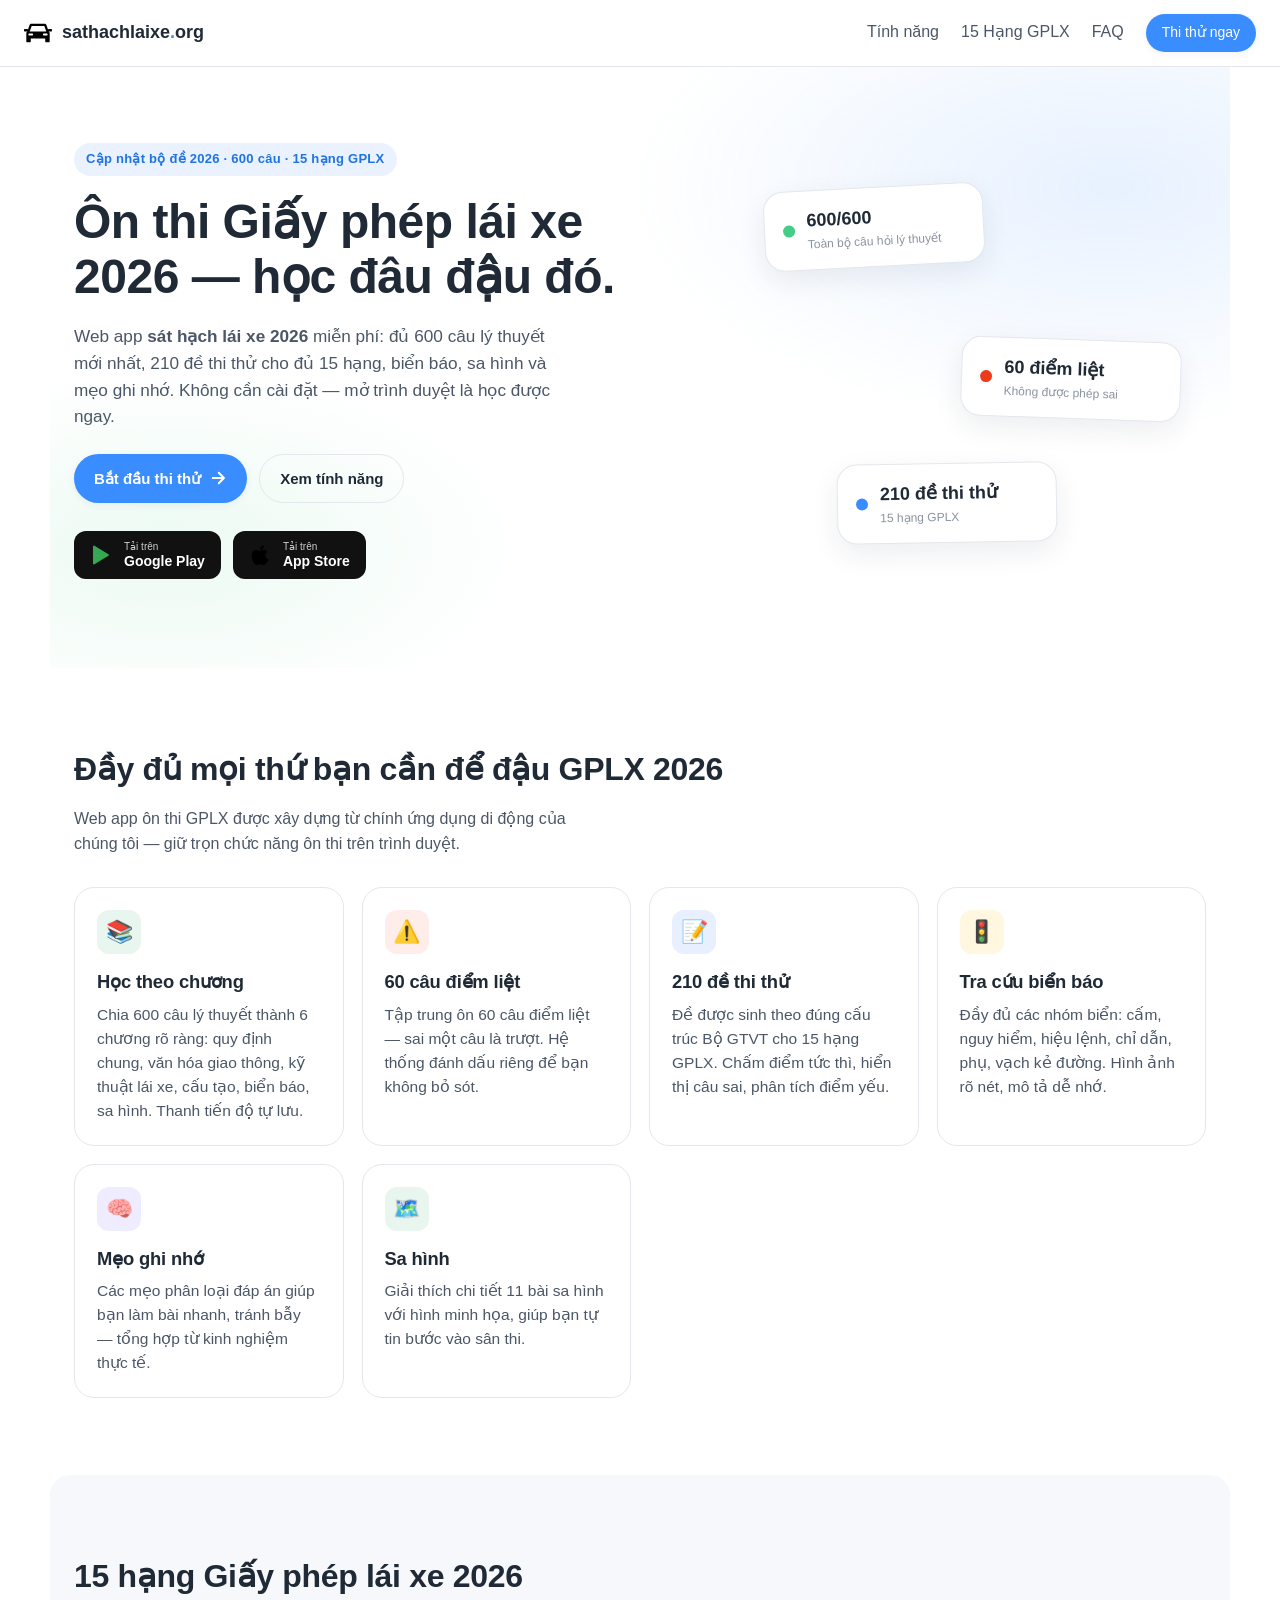
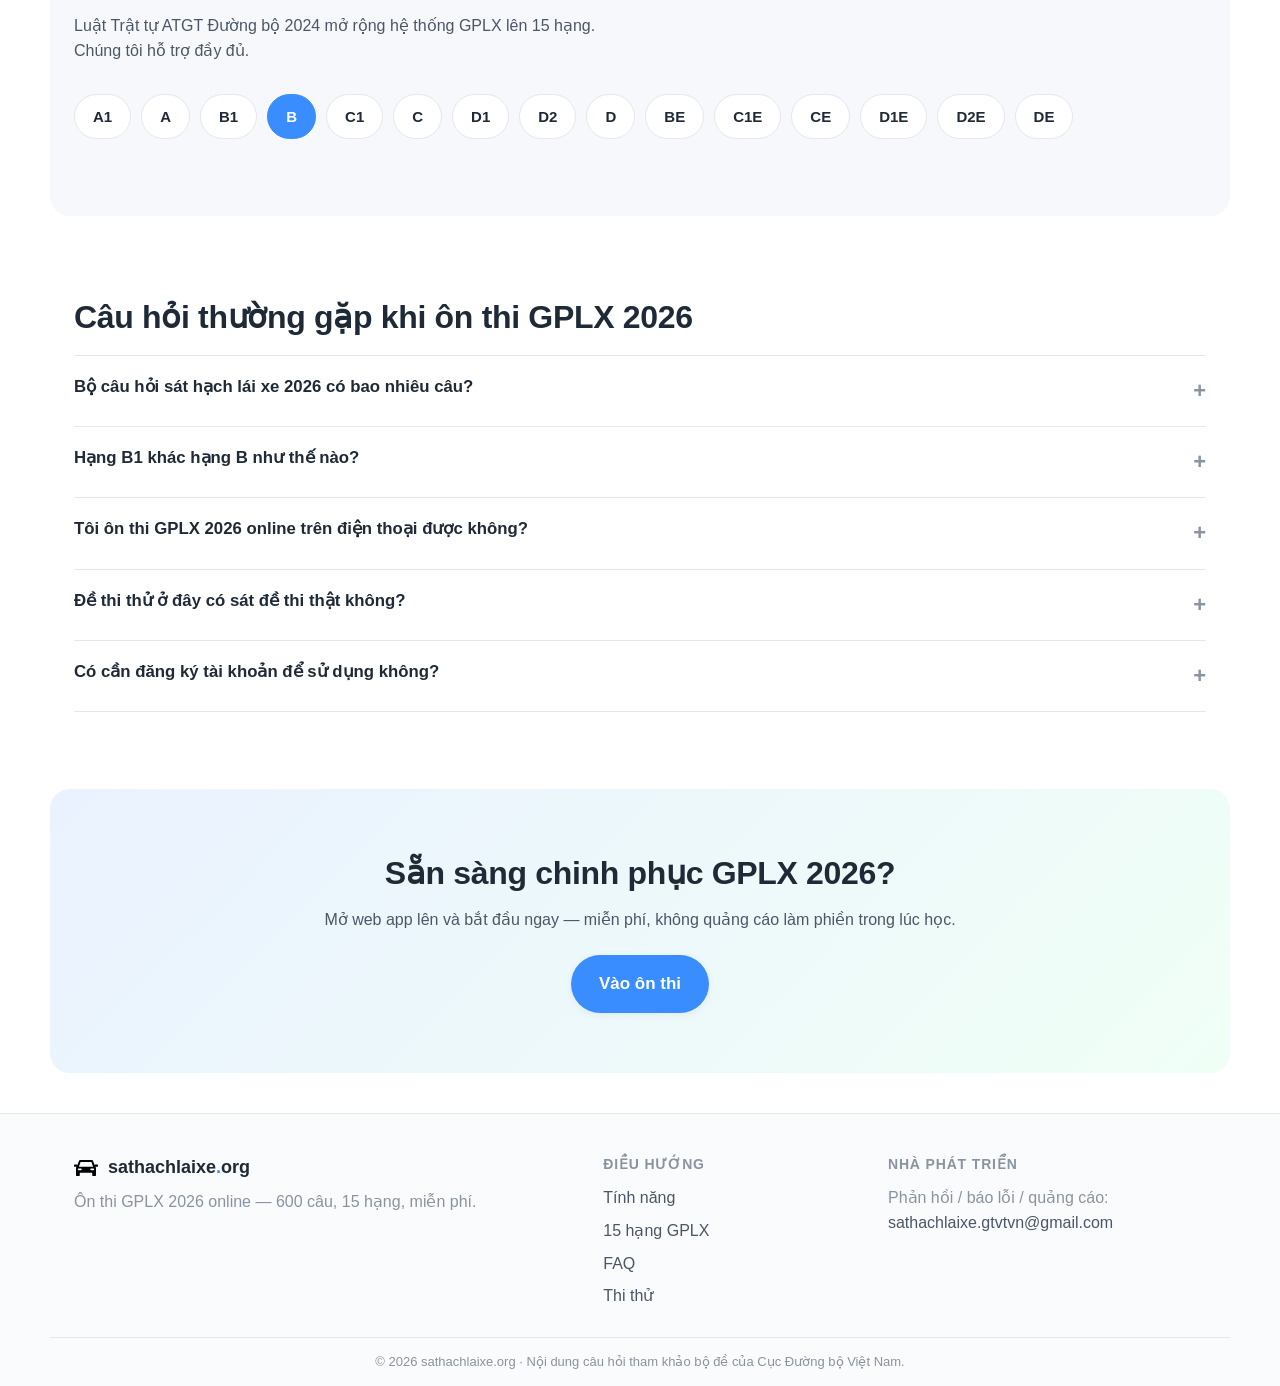
<file: index.html>
<!doctype html>
<html lang="vi">
<head>
  <meta charset="utf-8" />
  <meta name="viewport" content="width=device-width, initial-scale=1" />

  <title>Ôn Thi GPLX 2026 - Sát Hạch Lái Xe 2026 Online | sathachlaixe.org</title>
  <meta name="description" content="Ôn thi GPLX 2026 online miễn phí — đầy đủ 600 câu hỏi lý thuyết sát hạch lái xe 2026, đề thi thử cho 15 hạng giấy phép lái xe (A1, A, B1, B, C1, C, D1, D2, D, BE, C1E, CE, D1E, D2E, DE), biển báo, mẹo ghi nhớ, sa hình. Học mọi lúc mọi nơi, không cài đặt." />
  <meta name="keywords" content="sát hạch lái xe 2026, giấy phép lái xe 2026, ôn thi gplx, ôn thi bằng lái xe, 600 câu lý thuyết, đề thi lý thuyết b2, đề thi lý thuyết a1, mẹo thi lái xe, biển báo giao thông, sa hình lái xe" />
  <link rel="canonical" href="https://sathachlaixe.org/" />
  <meta name="robots" content="index, follow" />
  <meta name="author" content="Techvify — sathachlaixe.gtvtvn@gmail.com" />

  <!-- Open Graph / social -->
  <meta property="og:type" content="website" />
  <meta property="og:url" content="https://sathachlaixe.org/" />
  <meta property="og:title" content="Ôn Thi GPLX 2026 - Sát Hạch Lái Xe 2026 Online" />
  <meta property="og:description" content="Ôn thi GPLX 2026 online miễn phí — 600 câu hỏi lý thuyết sát hạch lái xe 2026 cho đủ 15 hạng giấy phép." />
  <meta property="og:image" content="https://sathachlaixe.org/imgs/home/home_hero.png" />
  <meta property="og:locale" content="vi_VN" />
  <meta name="twitter:card" content="summary_large_image" />

  <!-- JSON-LD schema: WebApplication + FAQ -->
  <script type="application/ld+json">
  {
    "@context": "https://schema.org",
    "@graph": [
      {
        "@type": "WebApplication",
        "name": "Ôn thi GPLX 2026 - sathachlaixe.org",
        "url": "https://sathachlaixe.org/",
        "description": "Web app ôn thi sát hạch lái xe 2026 — 600 câu lý thuyết, 210 đề thi thử cho 15 hạng GPLX, biển báo, sa hình, mẹo ghi nhớ.",
        "applicationCategory": "EducationApplication",
        "inLanguage": "vi-VN",
        "operatingSystem": "Any",
        "offers": {
          "@type": "Offer",
          "price": "0",
          "priceCurrency": "VND"
        },
        "author": {
          "@type": "Organization",
          "name": "Techvify",
          "email": "sathachlaixe.gtvtvn@gmail.com"
        }
      },
      {
        "@type": "FAQPage",
        "mainEntity": [
          {
            "@type": "Question",
            "name": "Bộ câu hỏi sát hạch lái xe 2026 có bao nhiêu câu?",
            "acceptedAnswer": {
              "@type": "Answer",
              "text": "Bộ đề sát hạch lái xe 2026 gồm 600 câu hỏi lý thuyết do Cục Đường bộ Việt Nam ban hành, trong đó có 60 câu điểm liệt bắt buộc phải trả lời đúng."
            }
          },
          {
            "@type": "Question",
            "name": "Thi GPLX hạng B1 có mấy câu trong đề thi?",
            "acceptedAnswer": {
              "@type": "Answer",
              "text": "Đề thi hạng B1 có 25 câu hỏi, thí sinh cần trả lời đúng tối thiểu 23 câu và không sai câu điểm liệt nào, thời gian 19 phút."
            }
          },
          {
            "@type": "Question",
            "name": "Ôn thi GPLX 2026 online miễn phí ở đâu?",
            "acceptedAnswer": {
              "@type": "Answer",
              "text": "Bạn có thể ôn thi GPLX 2026 online miễn phí tại sathachlaixe.org — không cần cài đặt, dùng được trên điện thoại và máy tính, có đầy đủ 600 câu lý thuyết, 210 đề thi thử, biển báo và sa hình."
            }
          }
        ]
      }
    ]
  }
  </script>

  <link rel="stylesheet" href="css/styles.css" />
  <link rel="icon" type="image/svg+xml" href="imgs/icons/car.svg" />
</head>

<body class="landing">
  <header class="site-header">
    <a class="brand" href="/" aria-label="Trang chủ sathachlaixe.org">
      <img src="imgs/icons/car.svg" width="28" height="28" alt="" />
      <span>sathachlaixe<span class="dot">.</span>org</span>
    </a>
    <nav class="primary-nav" aria-label="Menu chính">
      <a href="#tinh-nang">Tính năng</a>
      <a href="#hang-gplx">15 Hạng GPLX</a>
      <a href="#faq">FAQ</a>
      <a class="btn btn-primary btn-compact" href="app.html#/home">Thi thử ngay</a>
    </nav>
  </header>

  <main>
    <section class="hero">
      <div class="hero-inner">
        <p class="eyebrow">Cập nhật bộ đề 2026 · 600 câu · 15 hạng GPLX</p>
        <h1>Ôn thi Giấy phép lái xe 2026 — học đâu đậu đó.</h1>
        <p class="lead">
          Web app <strong>sát hạch lái xe 2026</strong> miễn phí: đủ 600 câu lý thuyết mới nhất,
          210 đề thi thử cho đủ 15 hạng, biển báo, sa hình và mẹo ghi nhớ.
          Không cần cài đặt — mở trình duyệt là học được ngay.
        </p>
        <div class="cta-row">
          <a class="btn btn-primary" href="app.html#/home">
            <span>Bắt đầu thi thử</span>
            <svg aria-hidden="true" width="18" height="18" viewBox="0 0 24 24" fill="none" stroke="currentColor" stroke-width="2.5" stroke-linecap="round" stroke-linejoin="round"><path d="M5 12h14M13 5l7 7-7 7"/></svg>
          </a>
          <a class="btn btn-ghost" href="#tinh-nang">Xem tính năng</a>
        </div>
        <div class="store-badges">
          <!-- TODO: swap href="#" once the Play Store / App Store listings go live -->
          <a class="store-badge" href="#" rel="nofollow" aria-label="Tải ứng dụng trên Google Play">
            <svg viewBox="0 0 24 24" width="24" height="24" aria-hidden="true"><path fill="#34A853" d="M3 20.5V3.5a1 1 0 0 1 1.5-.87l13.9 8.5a1 1 0 0 1 0 1.74l-13.9 8.5A1 1 0 0 1 3 20.5Z"/></svg>
            <span><small>Tải trên</small><strong>Google Play</strong></span>
          </a>
          <a class="store-badge" href="#" rel="nofollow" aria-label="Tải ứng dụng trên App Store">
            <svg viewBox="0 0 24 24" width="24" height="24" aria-hidden="true"><path fill="#000" d="M16.4 12.6c0-2.4 2-3.6 2.1-3.7-1.2-1.7-3-2-3.7-2-1.6-.2-3 .9-3.8.9-.8 0-2-.9-3.3-.9-1.7 0-3.3 1-4.2 2.5-1.8 3.1-.5 7.7 1.2 10.2.9 1.2 1.9 2.6 3.2 2.5 1.3-.1 1.8-.8 3.4-.8s2 .8 3.4.8c1.4 0 2.3-1.2 3.1-2.5.7-1 1.2-2 1.5-3.2-3.6-1.3-3-4.9-3-5.8zm-2.6-7c.7-.8 1.1-1.9 1-3-1 0-2 .6-2.7 1.4-.6.7-1.1 1.8-1 2.9 1.1 0 2.1-.6 2.7-1.3z"/></svg>
            <span><small>Tải trên</small><strong>App Store</strong></span>
          </a>
        </div>
      </div>
      <div class="hero-art" aria-hidden="true">
        <div class="hero-card hero-card-1">
          <div class="card-dot" style="background:#43CD87"></div>
          <div><strong>600/600</strong><small>Toàn bộ câu hỏi lý thuyết</small></div>
        </div>
        <div class="hero-card hero-card-2">
          <div class="card-dot" style="background:#EC3C1A"></div>
          <div><strong>60 điểm liệt</strong><small>Không được phép sai</small></div>
        </div>
        <div class="hero-card hero-card-3">
          <div class="card-dot" style="background:#3A8DFF"></div>
          <div><strong>210 đề thi thử</strong><small>15 hạng GPLX</small></div>
        </div>
      </div>
    </section>

    <section id="tinh-nang" class="features">
      <h2>Đầy đủ mọi thứ bạn cần để đậu GPLX 2026</h2>
      <p class="section-lead">Web app ôn thi GPLX được xây dựng từ chính ứng dụng di động của chúng tôi — giữ trọn chức năng ôn thi trên trình duyệt.</p>
      <div class="feature-grid">
        <article class="feature">
          <div class="feature-ico" style="background:#E8F6EF"><span style="color:#2BB673">📚</span></div>
          <h3>Học theo chương</h3>
          <p>Chia 600 câu lý thuyết thành 6 chương rõ ràng: quy định chung, văn hóa giao thông, kỹ thuật lái xe, cấu tạo, biển báo, sa hình. Thanh tiến độ tự lưu.</p>
        </article>
        <article class="feature">
          <div class="feature-ico" style="background:#FFEDEA"><span style="color:#EC3C1A">⚠️</span></div>
          <h3>60 câu điểm liệt</h3>
          <p>Tập trung ôn 60 câu điểm liệt — sai một câu là trượt. Hệ thống đánh dấu riêng để bạn không bỏ sót.</p>
        </article>
        <article class="feature">
          <div class="feature-ico" style="background:#E8F0FF"><span style="color:#3A8DFF">📝</span></div>
          <h3>210 đề thi thử</h3>
          <p>Đề được sinh theo đúng cấu trúc Bộ GTVT cho 15 hạng GPLX. Chấm điểm tức thì, hiển thị câu sai, phân tích điểm yếu.</p>
        </article>
        <article class="feature">
          <div class="feature-ico" style="background:#FFF7DF"><span style="color:#D99400">🚦</span></div>
          <h3>Tra cứu biển báo</h3>
          <p>Đầy đủ các nhóm biển: cấm, nguy hiểm, hiệu lệnh, chỉ dẫn, phụ, vạch kẻ đường. Hình ảnh rõ nét, mô tả dễ nhớ.</p>
        </article>
        <article class="feature">
          <div class="feature-ico" style="background:#F0ECFF"><span style="color:#6E5AE6">🧠</span></div>
          <h3>Mẹo ghi nhớ</h3>
          <p>Các mẹo phân loại đáp án giúp bạn làm bài nhanh, tránh bẫy — tổng hợp từ kinh nghiệm thực tế.</p>
        </article>
        <article class="feature">
          <div class="feature-ico" style="background:#E8F6EF"><span style="color:#2BB673">🗺️</span></div>
          <h3>Sa hình</h3>
          <p>Giải thích chi tiết 11 bài sa hình với hình minh họa, giúp bạn tự tin bước vào sân thi.</p>
        </article>
      </div>
    </section>

    <section id="hang-gplx" class="licenses-band">
      <h2>15 hạng Giấy phép lái xe 2026</h2>
      <p class="section-lead">Luật Trật tự ATGT Đường bộ 2024 mở rộng hệ thống GPLX lên 15 hạng. Chúng tôi hỗ trợ đầy đủ.</p>
      <div class="chip-row">
        <a class="chip" href="app.html#/home?level=1">A1</a>
        <a class="chip" href="app.html#/home?level=2">A</a>
        <a class="chip" href="app.html#/home?level=3">B1</a>
        <a class="chip chip-hot" href="app.html#/home?level=4">B</a>
        <a class="chip" href="app.html#/home?level=5">C1</a>
        <a class="chip" href="app.html#/home?level=6">C</a>
        <a class="chip" href="app.html#/home?level=7">D1</a>
        <a class="chip" href="app.html#/home?level=8">D2</a>
        <a class="chip" href="app.html#/home?level=9">D</a>
        <a class="chip" href="app.html#/home?level=10">BE</a>
        <a class="chip" href="app.html#/home?level=11">C1E</a>
        <a class="chip" href="app.html#/home?level=12">CE</a>
        <a class="chip" href="app.html#/home?level=13">D1E</a>
        <a class="chip" href="app.html#/home?level=14">D2E</a>
        <a class="chip" href="app.html#/home?level=15">DE</a>
      </div>
    </section>

    <section id="faq" class="faq">
      <h2>Câu hỏi thường gặp khi ôn thi GPLX 2026</h2>
      <details>
        <summary>Bộ câu hỏi sát hạch lái xe 2026 có bao nhiêu câu?</summary>
        <p>Bộ đề sát hạch lái xe 2026 gồm <strong>600 câu hỏi lý thuyết</strong> do Cục Đường bộ Việt Nam ban hành, trong đó có <strong>60 câu điểm liệt</strong> bắt buộc phải trả lời đúng — sai một câu là trượt ngay.</p>
      </details>
      <details>
        <summary>Hạng B1 khác hạng B như thế nào?</summary>
        <p>Hạng B1 cấp cho người lái xe mô tô ba bánh, còn hạng B cấp cho người lái ô tô chở người đến 8 chỗ hoặc ô tô tải dưới 3.500 kg. Đề thi B1 có 25 câu (cần đúng 23), đề thi B có 30 câu (cần đúng 27).</p>
      </details>
      <details>
        <summary>Tôi ôn thi GPLX 2026 online trên điện thoại được không?</summary>
        <p>Được. Web app sathachlaixe.org dùng trực tiếp trên trình duyệt điện thoại, máy tính bảng và máy tính, không cần cài đặt. Tiến độ học và câu đã trả lời được lưu trên chính trình duyệt của bạn.</p>
      </details>
      <details>
        <summary>Đề thi thử ở đây có sát đề thi thật không?</summary>
        <p>Chúng tôi sinh đề theo đúng cấu trúc chuẩn của Bộ GTVT cho từng hạng GPLX — số câu, số câu điểm liệt, thời gian và điểm đậu giống hệt đề thi thật. Bạn có thể bấm giờ để mô phỏng phòng thi.</p>
      </details>
      <details>
        <summary>Có cần đăng ký tài khoản để sử dụng không?</summary>
        <p>Không. Bạn vào là dùng được ngay. Tiến độ ôn tập được lưu trên trình duyệt của bạn (localStorage), không gửi lên máy chủ.</p>
      </details>
    </section>

    <section class="cta-band">
      <h2>Sẵn sàng chinh phục GPLX 2026?</h2>
      <p>Mở web app lên và bắt đầu ngay — miễn phí, không quảng cáo làm phiền trong lúc học.</p>
      <a class="btn btn-primary btn-lg" href="app.html#/home">Vào ôn thi</a>
    </section>
  </main>

  <footer class="site-footer">
    <div class="footer-inner">
      <div>
        <div class="brand">
          <img src="imgs/icons/car.svg" width="24" height="24" alt="" />
          <span>sathachlaixe<span class="dot">.</span>org</span>
        </div>
        <p class="muted">Ôn thi GPLX 2026 online — 600 câu, 15 hạng, miễn phí.</p>
      </div>
      <div>
        <h4>Điều hướng</h4>
        <ul>
          <li><a href="#tinh-nang">Tính năng</a></li>
          <li><a href="#hang-gplx">15 hạng GPLX</a></li>
          <li><a href="#faq">FAQ</a></li>
          <li><a href="app.html#/home">Thi thử</a></li>
        </ul>
      </div>
      <div>
        <h4>Nhà phát triển</h4>
        <p class="muted">
          Phản hồi / báo lỗi / quảng cáo:<br />
          <a href="mailto:sathachlaixe.gtvtvn@gmail.com">sathachlaixe.gtvtvn@gmail.com</a>
        </p>
      </div>
    </div>
    <div class="footer-bottom">
      <span>© 2026 sathachlaixe.org · Nội dung câu hỏi tham khảo bộ đề của Cục Đường bộ Việt Nam.</span>
    </div>
  </footer>
</body>
</html>
</file>
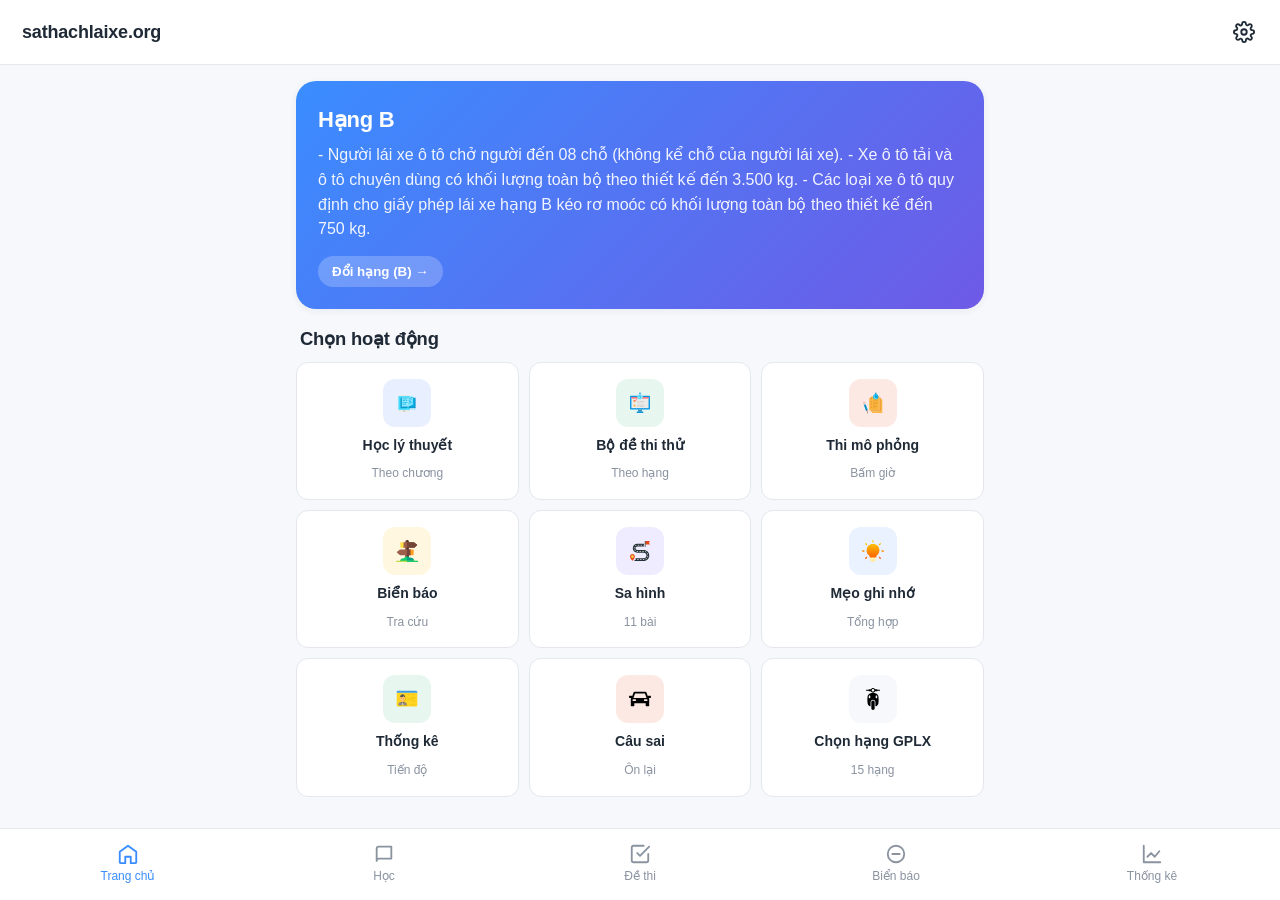
<file: app.html>
<!doctype html>
<html lang="vi">
<head>
  <meta charset="utf-8" />
  <meta name="viewport" content="width=device-width, initial-scale=1, maximum-scale=1" />

  <title>Thi thử GPLX 2026 Online — sathachlaixe.org</title>
  <meta name="description" content="Thi thử giấy phép lái xe 2026 online: 600 câu lý thuyết, 210 đề thi thử cho 15 hạng GPLX, biển báo, sa hình, mẹo ghi nhớ. Bấm giờ như phòng thi thật." />
  <meta name="keywords" content="thi thử gplx, sát hạch lái xe 2026, ôn thi gplx online, đề thi lý thuyết lái xe 2026" />
  <link rel="canonical" href="https://sathachlaixe.org/app.html" />
  <meta name="robots" content="index, follow" />

  <meta property="og:title" content="Thi thử GPLX 2026 Online — sathachlaixe.org" />
  <meta property="og:description" content="600 câu lý thuyết · 210 đề thi thử · 15 hạng GPLX · miễn phí, không cài đặt." />
  <meta property="og:url" content="https://sathachlaixe.org/app.html" />
  <meta property="og:type" content="website" />
  <meta property="og:locale" content="vi_VN" />

  <link rel="stylesheet" href="css/styles.css" />
  <link rel="icon" type="image/svg+xml" href="imgs/icons/car.svg" />
</head>

<body class="app">
  <header class="app-bar">
    <button class="icon-btn hidden" id="app-back" aria-label="Quay lại">
      <svg width="22" height="22" viewBox="0 0 24 24" fill="none" stroke="currentColor" stroke-width="2.2" stroke-linecap="round" stroke-linejoin="round"><path d="M19 12H5M12 19l-7-7 7-7"/></svg>
    </button>
    <h1 id="app-title">sathachlaixe.org</h1>
    <div class="app-bar-trailing">
      <a class="icon-btn" href="#/settings" aria-label="Cài đặt">
        <svg width="22" height="22" viewBox="0 0 24 24" fill="none" stroke="currentColor" stroke-width="2" stroke-linecap="round" stroke-linejoin="round"><circle cx="12" cy="12" r="3"/><path d="M19.4 15a1.7 1.7 0 0 0 .3 1.8l.1.1a2 2 0 1 1-2.8 2.8l-.1-.1a1.7 1.7 0 0 0-1.8-.3 1.7 1.7 0 0 0-1 1.5V21a2 2 0 1 1-4 0v-.1a1.7 1.7 0 0 0-1.1-1.5 1.7 1.7 0 0 0-1.8.3l-.1.1a2 2 0 1 1-2.8-2.8l.1-.1a1.7 1.7 0 0 0 .3-1.8 1.7 1.7 0 0 0-1.5-1H3a2 2 0 1 1 0-4h.1a1.7 1.7 0 0 0 1.5-1.1 1.7 1.7 0 0 0-.3-1.8l-.1-.1a2 2 0 1 1 2.8-2.8l.1.1a1.7 1.7 0 0 0 1.8.3H9a1.7 1.7 0 0 0 1-1.5V3a2 2 0 1 1 4 0v.1a1.7 1.7 0 0 0 1 1.5 1.7 1.7 0 0 0 1.8-.3l.1-.1a2 2 0 1 1 2.8 2.8l-.1.1a1.7 1.7 0 0 0-.3 1.8V9a1.7 1.7 0 0 0 1.5 1H21a2 2 0 1 1 0 4h-.1a1.7 1.7 0 0 0-1.5 1z"/></svg>
      </a>
    </div>
  </header>

  <main id="app-main" class="app-main">
    <div class="loading"><div class="spinner"></div>Đang tải…</div>
  </main>

  <nav class="bottom-nav" aria-label="Thanh điều hướng">
    <a href="#/home" data-nav="home">
      <svg viewBox="0 0 24 24" fill="none" stroke="currentColor" stroke-width="2" stroke-linecap="round" stroke-linejoin="round"><path d="M3 9.5 12 3l9 6.5V21a1 1 0 0 1-1 1h-5v-7h-6v7H4a1 1 0 0 1-1-1z"/></svg>
      <span>Trang chủ</span>
    </a>
    <a href="#/learn" data-nav="learn">
      <svg viewBox="0 0 24 24" fill="none" stroke="currentColor" stroke-width="2" stroke-linecap="round" stroke-linejoin="round"><path d="M4 19.5A2.5 2.5 0 0 1 6.5 17H20V4H6.5A2.5 2.5 0 0 0 4 6.5z"/></svg>
      <span>Học</span>
    </a>
    <a href="#/tests" data-nav="tests">
      <svg viewBox="0 0 24 24" fill="none" stroke="currentColor" stroke-width="2" stroke-linecap="round" stroke-linejoin="round"><path d="M9 11 12 14 22 4"/><path d="M21 12v7a2 2 0 0 1-2 2H5a2 2 0 0 1-2-2V5a2 2 0 0 1 2-2h11"/></svg>
      <span>Đề thi</span>
    </a>
    <a href="#/signs" data-nav="signs">
      <svg viewBox="0 0 24 24" fill="none" stroke="currentColor" stroke-width="2" stroke-linecap="round" stroke-linejoin="round"><circle cx="12" cy="12" r="9"/><path d="M8 12h8"/></svg>
      <span>Biển báo</span>
    </a>
    <a href="#/stats" data-nav="stats">
      <svg viewBox="0 0 24 24" fill="none" stroke="currentColor" stroke-width="2" stroke-linecap="round" stroke-linejoin="round"><path d="M3 3v18h18"/><path d="M7 15l4-4 4 4 5-6"/></svg>
      <span>Thống kê</span>
    </a>
  </nav>

  <!-- App modules. pools → data → testgen → storage → router → screens → app -->
  <script src="js/pools.js"></script>
  <script src="js/testgen.js"></script>
  <script src="js/data.js"></script>
  <script src="js/storage.js"></script>
  <script src="js/router.js"></script>
  <script src="js/screens.js"></script>
  <script src="js/app.js"></script>
</body>
</html>
</file>
<file: css/styles.css>
/* ===========================================================
   sathachlaixe.org — bright, modern, landing-page style
   Palette: iOS-blue #3A8DFF, exam-green #43CD87, die-red #EC3C1A
   ============================================================ */

:root {
  --blue: #3A8DFF;
  --blue-600: #1F73E3;
  --green: #43CD87;
  --red: #EC3C1A;
  --yellow: #FFC857;
  --purple: #6E5AE6;

  --bg: #FFFFFF;
  --bg-soft: #F6F8FB;
  --panel: #F2F2F4;
  --border: #E4E7EC;
  --ink: #1F2A36;
  --ink-soft: #4B5767;
  --muted: #8A93A0;

  --radius: 12px;
  --radius-lg: 20px;
  --shadow-sm: 0 2px 8px rgba(21, 36, 68, .06);
  --shadow-md: 0 10px 28px rgba(21, 36, 68, .08);

  --maxw: 1180px;
  --space: clamp(16px, 2vw, 24px);
}

*, *::before, *::after { box-sizing: border-box; }

html, body { margin: 0; padding: 0; }

body {
  font-family: -apple-system, BlinkMacSystemFont, "Segoe UI", Roboto,
               "Helvetica Neue", Arial, "Noto Sans", sans-serif;
  font-size: 16px;
  line-height: 1.55;
  color: var(--ink);
  background: var(--bg);
  -webkit-font-smoothing: antialiased;
  text-rendering: optimizeLegibility;
}

a { color: var(--blue-600); text-decoration: none; }
a:hover { text-decoration: underline; }

h1, h2, h3, h4 { margin: 0 0 .4em; color: var(--ink); font-weight: 700; letter-spacing: -.01em; }
h1 { font-size: clamp(2rem, 4.2vw, 3rem); line-height: 1.15; }
h2 { font-size: clamp(1.4rem, 2.6vw, 2rem); }
h3 { font-size: 1.15rem; }
p  { margin: 0 0 .6em; }
.muted { color: var(--muted); }

/* ------------------------ Buttons ------------------------ */

.btn {
  display: inline-flex; align-items: center; justify-content: center;
  gap: 8px; padding: 12px 20px; border-radius: 999px;
  font-weight: 600; font-size: 15px; border: 0; cursor: pointer;
  transition: transform .05s ease, box-shadow .15s ease, background .15s ease;
  text-decoration: none;
}
.btn:hover { text-decoration: none; }
.btn:active { transform: translateY(1px); }
.btn-primary  { background: var(--blue); color: #fff; box-shadow: var(--shadow-sm); }
.btn-primary:hover { background: var(--blue-600); }
.btn-ghost    { background: transparent; color: var(--ink); border: 1px solid var(--border); }
.btn-ghost:hover { background: var(--bg-soft); }
.btn-danger   { background: var(--red); color: #fff; }
.btn-lg  { padding: 16px 28px; font-size: 17px; }
.btn-compact { padding: 8px 16px; font-size: 14px; }
.btn[disabled] { opacity: .55; cursor: not-allowed; }

/* ------------------------ Header ------------------------ */

.site-header {
  position: sticky; top: 0; z-index: 20;
  display: flex; align-items: center; justify-content: space-between;
  padding: 14px var(--space);
  background: rgba(255,255,255,.88);
  backdrop-filter: saturate(160%) blur(10px);
  -webkit-backdrop-filter: saturate(160%) blur(10px);
  border-bottom: 1px solid var(--border);
}
.brand {
  display: inline-flex; align-items: center; gap: 10px;
  font-weight: 800; font-size: 18px; color: var(--ink);
}
.brand .dot { color: var(--blue); }
.primary-nav {
  display: flex; align-items: center; gap: 22px;
}
.primary-nav a { color: var(--ink-soft); font-weight: 500; }
.primary-nav a:hover { color: var(--ink); text-decoration: none; }
.primary-nav .btn { color: #fff; }

@media (max-width: 720px) {
  .primary-nav a:not(.btn) { display: none; }
}

/* ------------------------ Hero ------------------------ */

.hero {
  position: relative;
  max-width: var(--maxw);
  margin: 0 auto;
  padding: clamp(40px, 6vw, 80px) var(--space) clamp(60px, 7vw, 90px);
  display: grid; grid-template-columns: 1.1fr .9fr; gap: 40px;
  align-items: center;
}
.hero::before {
  content: "";
  position: absolute; inset: 0;
  background:
    radial-gradient(800px 400px at 90% 20%, rgba(58,141,255,.12), transparent 60%),
    radial-gradient(600px 300px at 10% 80%, rgba(67,205,135,.10), transparent 60%);
  z-index: -1;
}
.eyebrow {
  display: inline-block;
  font-size: 13px; font-weight: 600; letter-spacing: .02em;
  color: var(--blue-600);
  background: #EAF2FF;
  padding: 6px 12px; border-radius: 999px; margin: 0 0 18px;
}
.hero .lead { color: var(--ink-soft); font-size: 1.075rem; margin: 10px 0 24px; max-width: 52ch; }
.cta-row { display: flex; gap: 12px; flex-wrap: wrap; margin-bottom: 28px; }

.store-badges { display: flex; gap: 12px; flex-wrap: wrap; }
.store-badge {
  display: inline-flex; align-items: center; gap: 10px;
  background: #111; color: #fff; border-radius: 12px;
  padding: 10px 16px; text-decoration: none;
}
.store-badge:hover { text-decoration: none; background: #222; }
.store-badge span { display: flex; flex-direction: column; line-height: 1.15; }
.store-badge small { font-size: 10px; opacity: .8; }
.store-badge strong { font-size: 14px; }

.hero-art {
  position: relative; height: 100%; min-height: 340px;
}
.hero-card {
  position: absolute; display: flex; align-items: center; gap: 12px;
  background: #fff; border: 1px solid var(--border);
  padding: 16px 18px; border-radius: var(--radius-lg);
  box-shadow: var(--shadow-md);
  min-width: 220px;
}
.hero-card strong { display: block; font-size: 18px; color: var(--ink); }
.hero-card small  { display: block; font-size: 12px; color: var(--muted); }
.card-dot { width: 12px; height: 12px; border-radius: 50%; }
.hero-card-1 { top: 10%;  left: 10%; transform: rotate(-3deg); }
.hero-card-2 { top: 45%;  right: 5%; transform: rotate(2deg); }
.hero-card-3 { bottom: 8%; left: 25%; transform: rotate(-1deg); }

@media (max-width: 900px) {
  .hero { grid-template-columns: 1fr; }
  .hero-art { display: none; }
}

/* ------------------------ Features ------------------------ */

.features, .licenses-band, .faq, .cta-band {
  max-width: var(--maxw); margin: 0 auto;
  padding: clamp(50px, 6vw, 80px) var(--space);
}
.section-lead { color: var(--ink-soft); max-width: 60ch; margin-bottom: 30px; }

.feature-grid {
  display: grid; grid-template-columns: repeat(auto-fit, minmax(260px, 1fr)); gap: 18px;
}
.feature {
  background: #fff; border: 1px solid var(--border); border-radius: var(--radius-lg);
  padding: 22px; transition: transform .15s ease, box-shadow .15s ease;
}
.feature:hover { transform: translateY(-2px); box-shadow: var(--shadow-md); }
.feature-ico {
  width: 44px; height: 44px; border-radius: 12px;
  display: flex; align-items: center; justify-content: center;
  font-size: 22px; margin-bottom: 14px;
}
.feature h3 { margin-bottom: 6px; }
.feature p  { color: var(--ink-soft); margin: 0; font-size: .97rem; }

/* ------------------------ Licenses band ------------------------ */

.licenses-band { background: var(--bg-soft); border-radius: var(--radius-lg); }
.chip-row { display: flex; flex-wrap: wrap; gap: 10px; }
.chip {
  display: inline-flex; align-items: center; justify-content: center;
  padding: 10px 18px; border-radius: 999px;
  background: #fff; border: 1px solid var(--border);
  color: var(--ink); font-weight: 600; font-size: 15px;
  text-decoration: none;
  transition: transform .08s ease, background .15s ease, color .15s ease;
}
.chip:hover { background: var(--blue); color: #fff; text-decoration: none; transform: translateY(-1px); }
.chip-hot { background: var(--blue); color: #fff; border-color: var(--blue); }

/* ------------------------ FAQ ------------------------ */

.faq details {
  border-top: 1px solid var(--border); padding: 18px 0;
}
.faq details:last-of-type { border-bottom: 1px solid var(--border); }
.faq summary {
  cursor: pointer; list-style: none; font-weight: 600; font-size: 1.05rem;
  display: flex; justify-content: space-between; gap: 12px;
}
.faq summary::after {
  content: "+"; font-size: 22px; color: var(--muted); transition: transform .15s ease;
}
.faq details[open] summary::after { content: "–"; }
.faq details p { color: var(--ink-soft); margin-top: 10px; }

/* ------------------------ CTA band ------------------------ */

.cta-band {
  text-align: center;
  background: linear-gradient(135deg, #EAF2FF, #F0FFF6);
  border-radius: var(--radius-lg);
  padding: 60px var(--space);
  margin-bottom: 40px;
}
.cta-band h2 { margin-bottom: 10px; }
.cta-band p { color: var(--ink-soft); margin-bottom: 22px; }

/* ------------------------ Footer ------------------------ */

.site-footer {
  border-top: 1px solid var(--border);
  background: #FAFBFD;
}
.footer-inner {
  max-width: var(--maxw); margin: 0 auto;
  padding: 40px var(--space) 20px;
  display: grid; grid-template-columns: 2fr 1fr 1.3fr; gap: 40px;
}
.site-footer .brand { margin-bottom: 8px; }
.site-footer h4 { font-size: 14px; text-transform: uppercase; letter-spacing: .06em; color: var(--muted); margin-bottom: 10px; }
.site-footer ul { list-style: none; margin: 0; padding: 0; }
.site-footer li { margin-bottom: 8px; }
.site-footer a { color: var(--ink-soft); }
.footer-bottom {
  max-width: var(--maxw); margin: 0 auto;
  padding: 14px var(--space); border-top: 1px solid var(--border);
  color: var(--muted); font-size: 13px; text-align: center;
}
@media (max-width: 700px) { .footer-inner { grid-template-columns: 1fr; gap: 24px; } }

/* ============================================================
   App (SPA) — app.html
   ============================================================ */

body.app {
  background: var(--bg-soft);
  min-height: 100vh;
}

/* Top bar */
.app-bar {
  position: sticky; top: 0; z-index: 10;
  background: #fff; border-bottom: 1px solid var(--border);
  display: flex; align-items: center; gap: 10px;
  padding: 12px 16px;
}
.app-bar .icon-btn {
  width: 40px; height: 40px; border: 0; background: transparent; cursor: pointer;
  border-radius: 50%; display: flex; align-items: center; justify-content: center;
  color: var(--ink);
}
.app-bar .icon-btn:hover { background: var(--panel); }
.app-bar h1 {
  font-size: 18px; margin: 0 auto 0 6px; font-weight: 700;
  overflow: hidden; text-overflow: ellipsis; white-space: nowrap;
}
.app-bar .app-bar-trailing { margin-left: auto; display: inline-flex; gap: 6px; }

.app-main {
  max-width: 720px; margin: 0 auto; padding: 16px; padding-bottom: 90px;
}

/* Bottom nav */
.bottom-nav {
  position: fixed; left: 0; right: 0; bottom: 0; z-index: 10;
  display: flex; background: #fff; border-top: 1px solid var(--border);
  padding: 6px env(safe-area-inset-right) calc(6px + env(safe-area-inset-bottom)) env(safe-area-inset-left);
}
.bottom-nav a {
  flex: 1; text-align: center; padding: 8px 4px;
  color: var(--muted); text-decoration: none; font-size: 12px;
  display: flex; flex-direction: column; align-items: center; gap: 2px;
}
.bottom-nav a:hover { text-decoration: none; }
.bottom-nav a.active { color: var(--blue); }
.bottom-nav svg { width: 22px; height: 22px; }

/* Cards / lists */
.card {
  background: #fff; border: 1px solid var(--border); border-radius: var(--radius);
  padding: 14px; margin-bottom: 10px;
}
.list-item {
  display: flex; align-items: center; gap: 12px;
  padding: 14px 12px; background: #fff;
  border: 1px solid var(--border); border-radius: var(--radius);
  margin-bottom: 10px; cursor: pointer;
  transition: background .15s ease;
}
.list-item:hover { background: var(--bg-soft); }
.list-item .circle {
  width: 44px; height: 44px; border-radius: 50%;
  display: flex; align-items: center; justify-content: center;
  color: #fff; font-weight: 700; font-size: 16px; flex: none;
}
.list-item .title { font-weight: 600; color: var(--ink); }
.list-item .sub { font-size: 13px; color: var(--muted); }
.list-item .pill {
  margin-left: auto; background: var(--blue); color: #fff; font-weight: 600;
  font-size: 13px; padding: 5px 10px; border-radius: 10px; white-space: nowrap;
}
.progress-bar {
  height: 6px; background: #D9D9D9; border-radius: 3px; overflow: hidden; margin-top: 6px;
}
.progress-bar > span {
  display: block; height: 100%; background: var(--green); border-radius: 3px;
}

/* Home hero */
.home-hero {
  background: linear-gradient(135deg, #3A8DFF, #6E5AE6);
  color: #fff; border-radius: var(--radius-lg);
  padding: 22px; margin-bottom: 16px;
  box-shadow: var(--shadow-sm);
}
.home-hero h2 { color: #fff; margin: 0 0 6px; font-size: 22px; }
.home-hero p  { margin: 0; opacity: .92; }
.level-switch {
  display: inline-flex; align-items: center; gap: 8px;
  background: rgba(255,255,255,.22); padding: 8px 14px;
  border-radius: 999px; margin-top: 14px; color: #fff; font-weight: 700;
  cursor: pointer; border: 0;
}

.grid-2 { display: grid; grid-template-columns: repeat(2, 1fr); gap: 10px; }
.grid-3 { display: grid; grid-template-columns: repeat(3, 1fr); gap: 10px; }

.home-tile {
  background: #fff; border: 1px solid var(--border);
  border-radius: var(--radius); padding: 16px;
  text-align: center; cursor: pointer; text-decoration: none; color: var(--ink);
  display: flex; flex-direction: column; align-items: center; gap: 8px;
  transition: transform .1s ease, box-shadow .15s ease;
}
.home-tile:hover { transform: translateY(-2px); box-shadow: var(--shadow-sm); text-decoration: none; }
.home-tile .tile-ico {
  width: 48px; height: 48px; border-radius: 12px;
  display: flex; align-items: center; justify-content: center;
  font-size: 22px;
}
.home-tile strong { font-size: 14px; }
.home-tile small  { font-size: 12px; color: var(--muted); }

/* License picker modal */
.overlay {
  position: fixed; inset: 0; background: rgba(10, 20, 40, .45);
  display: none; align-items: center; justify-content: center; z-index: 50;
  padding: 16px;
}
.overlay.show { display: flex; }
.modal {
  background: #fff; border-radius: var(--radius-lg);
  width: 100%; max-width: 520px; max-height: 80vh; overflow: hidden;
  display: flex; flex-direction: column;
  box-shadow: 0 20px 50px rgba(0,0,0,.25);
}
.modal-head {
  padding: 16px 18px; border-bottom: 1px solid var(--border);
  display: flex; justify-content: space-between; align-items: center;
}
.modal-body { overflow: auto; padding: 10px 12px; }
.modal-foot { padding: 12px; border-top: 1px solid var(--border); text-align: right; }
.level-row {
  display: flex; align-items: center; gap: 12px;
  padding: 12px; border-radius: 10px; cursor: pointer;
}
.level-row:hover { background: var(--bg-soft); }
.level-row.active { background: #EAF2FF; }
.level-row .level-name {
  width: 54px; height: 54px; border-radius: 12px;
  background: var(--blue); color: #fff; font-weight: 800;
  display: flex; align-items: center; justify-content: center; font-size: 18px; flex: none;
}
.level-row .level-detail { font-size: 13px; color: var(--muted); }

/* Quiz */
.quiz-topbar {
  display: flex; gap: 12px; align-items: center;
  background: #fff; padding: 10px 14px; border-radius: var(--radius);
  border: 1px solid var(--border); margin-bottom: 12px;
}
.quiz-topbar .timer {
  background: var(--red); color: #fff; padding: 6px 12px; border-radius: 999px;
  font-weight: 700; font-variant-numeric: tabular-nums;
}
.quiz-q {
  background: #fff; border: 1px solid var(--border); border-radius: var(--radius);
  padding: 18px; margin-bottom: 14px;
}
.quiz-q .q-idx {
  display: inline-block; background: var(--blue); color: #fff;
  font-size: 12px; padding: 3px 9px; border-radius: 999px; margin-bottom: 10px; font-weight: 700;
}
.quiz-q .q-content { font-size: 1.05rem; font-weight: 500; margin-bottom: 12px; color: var(--ink); }
.quiz-q img { max-width: 100%; border-radius: 8px; margin-bottom: 12px; }
.option {
  display: flex; gap: 10px; padding: 12px 14px;
  border: 1.5px solid var(--border); border-radius: 10px;
  background: #fff; cursor: pointer; margin-bottom: 8px;
  transition: background .1s ease, border-color .1s ease;
}
.option:hover { background: var(--bg-soft); }
.option.chosen { border-color: var(--blue); background: #EAF2FF; }
.option.correct { border-color: var(--green); background: #E7F7EF; }
.option.wrong { border-color: var(--red); background: #FDE9E4; }
.option .letter {
  width: 24px; height: 24px; border-radius: 50%;
  background: var(--panel); font-weight: 700; font-size: 13px;
  display: inline-flex; align-items: center; justify-content: center; flex: none;
}
.option.chosen .letter { background: var(--blue); color: #fff; }
.option.correct .letter { background: var(--green); color: #fff; }
.option.wrong .letter { background: var(--red); color: #fff; }

.explanation {
  margin-top: 12px; padding: 12px; border-left: 3px solid var(--yellow);
  background: #FFF9E6; border-radius: 6px; font-size: .95rem;
}

.quiz-nav {
  display: flex; gap: 10px; justify-content: space-between;
  background: #fff; padding: 10px; border-radius: var(--radius);
  border: 1px solid var(--border); margin-top: 14px;
}

.q-grid {
  display: grid; grid-template-columns: repeat(8, 1fr); gap: 6px;
  background: #fff; padding: 10px; border-radius: var(--radius);
  border: 1px solid var(--border); margin-bottom: 12px;
}
.q-cell {
  aspect-ratio: 1 / 1; border-radius: 8px; display: flex; align-items: center; justify-content: center;
  background: var(--panel); font-weight: 700; font-size: 13px; cursor: pointer; color: var(--ink);
  border: 2px solid transparent;
}
.q-cell.answered { background: #E2EFFF; color: var(--blue-600); }
.q-cell.correct  { background: var(--green); color: #fff; }
.q-cell.wrong    { background: var(--red); color: #fff; }
.q-cell.current  { border-color: var(--blue); }

/* Result */
.result-hero {
  background: linear-gradient(135deg, #43CD87, #2BB673);
  color: #fff; border-radius: var(--radius-lg); padding: 26px; text-align: center;
  margin-bottom: 16px;
}
.result-hero.fail { background: linear-gradient(135deg, #EC3C1A, #C72B0A); }
.result-hero h2 { color: #fff; margin: 0 0 6px; font-size: 26px; }
.result-hero .score {
  font-size: 40px; font-weight: 800; letter-spacing: -.02em;
  display: block; margin: 6px 0;
}
.result-row {
  display: flex; justify-content: space-between; align-items: center;
  padding: 12px 14px; background: #fff;
  border: 1px solid var(--border); border-radius: var(--radius); margin-bottom: 8px;
}

/* Signs / Tips / Maps layout */
.sign-card {
  display: flex; gap: 12px; align-items: center;
  background: #fff; border: 1px solid var(--border); border-radius: var(--radius);
  padding: 10px 12px; margin-bottom: 8px;
}
.sign-card img { width: 64px; height: 64px; object-fit: contain; background: var(--bg-soft); border-radius: 8px; flex: none; }
.sign-card .s-title { font-weight: 700; }
.sign-card .s-code  { font-size: 12px; color: var(--muted); }
.sign-card .s-more  { font-size: 13px; color: var(--ink-soft); margin-top: 4px; }

.map-card, .tip-card { padding: 14px; background: #fff; border: 1px solid var(--border); border-radius: var(--radius); margin-bottom: 10px; }
.map-card h3 { font-size: 1rem; margin-bottom: 4px; }
.map-card img { max-width: 100%; border-radius: 8px; margin-top: 10px; }
.map-card p { white-space: pre-line; color: var(--ink-soft); margin: 0; font-size: .95rem; }
.tip-card p { margin: 0; color: var(--ink); font-size: .98rem; }

/* Stats */
.stat-tile {
  background: #fff; border: 1px solid var(--border); border-radius: var(--radius); padding: 14px;
  text-align: center;
}
.stat-tile strong { display: block; font-size: 22px; color: var(--ink); }
.stat-tile small  { color: var(--muted); font-size: 12px; }

/* Utility */
.spacer-16 { height: 16px; }
.center { text-align: center; }
.row { display: flex; gap: 10px; align-items: center; }
.grow { flex: 1; }
.hidden { display: none !important; }

.badge-red   { background: var(--red);    color: #fff; padding: 2px 8px; border-radius: 10px; font-size: 11px; font-weight: 700; }
.badge-green { background: var(--green);  color: #fff; padding: 2px 8px; border-radius: 10px; font-size: 11px; font-weight: 700; }
.badge-gray  { background: var(--panel);  color: var(--ink-soft); padding: 2px 8px; border-radius: 10px; font-size: 11px; font-weight: 700; }

/* Loading */
.loading {
  display: flex; align-items: center; justify-content: center;
  padding: 60px 0; color: var(--muted);
}
.spinner {
  width: 28px; height: 28px; border: 3px solid var(--panel); border-top-color: var(--blue);
  border-radius: 50%; animation: spin .8s linear infinite; margin-right: 10px;
}
@keyframes spin { to { transform: rotate(360deg); } }

/* Small-screens */
@media (max-width: 480px) {
  .q-grid { grid-template-columns: repeat(6, 1fr); }
  .grid-3 { grid-template-columns: repeat(2, 1fr); }
}
</file>
